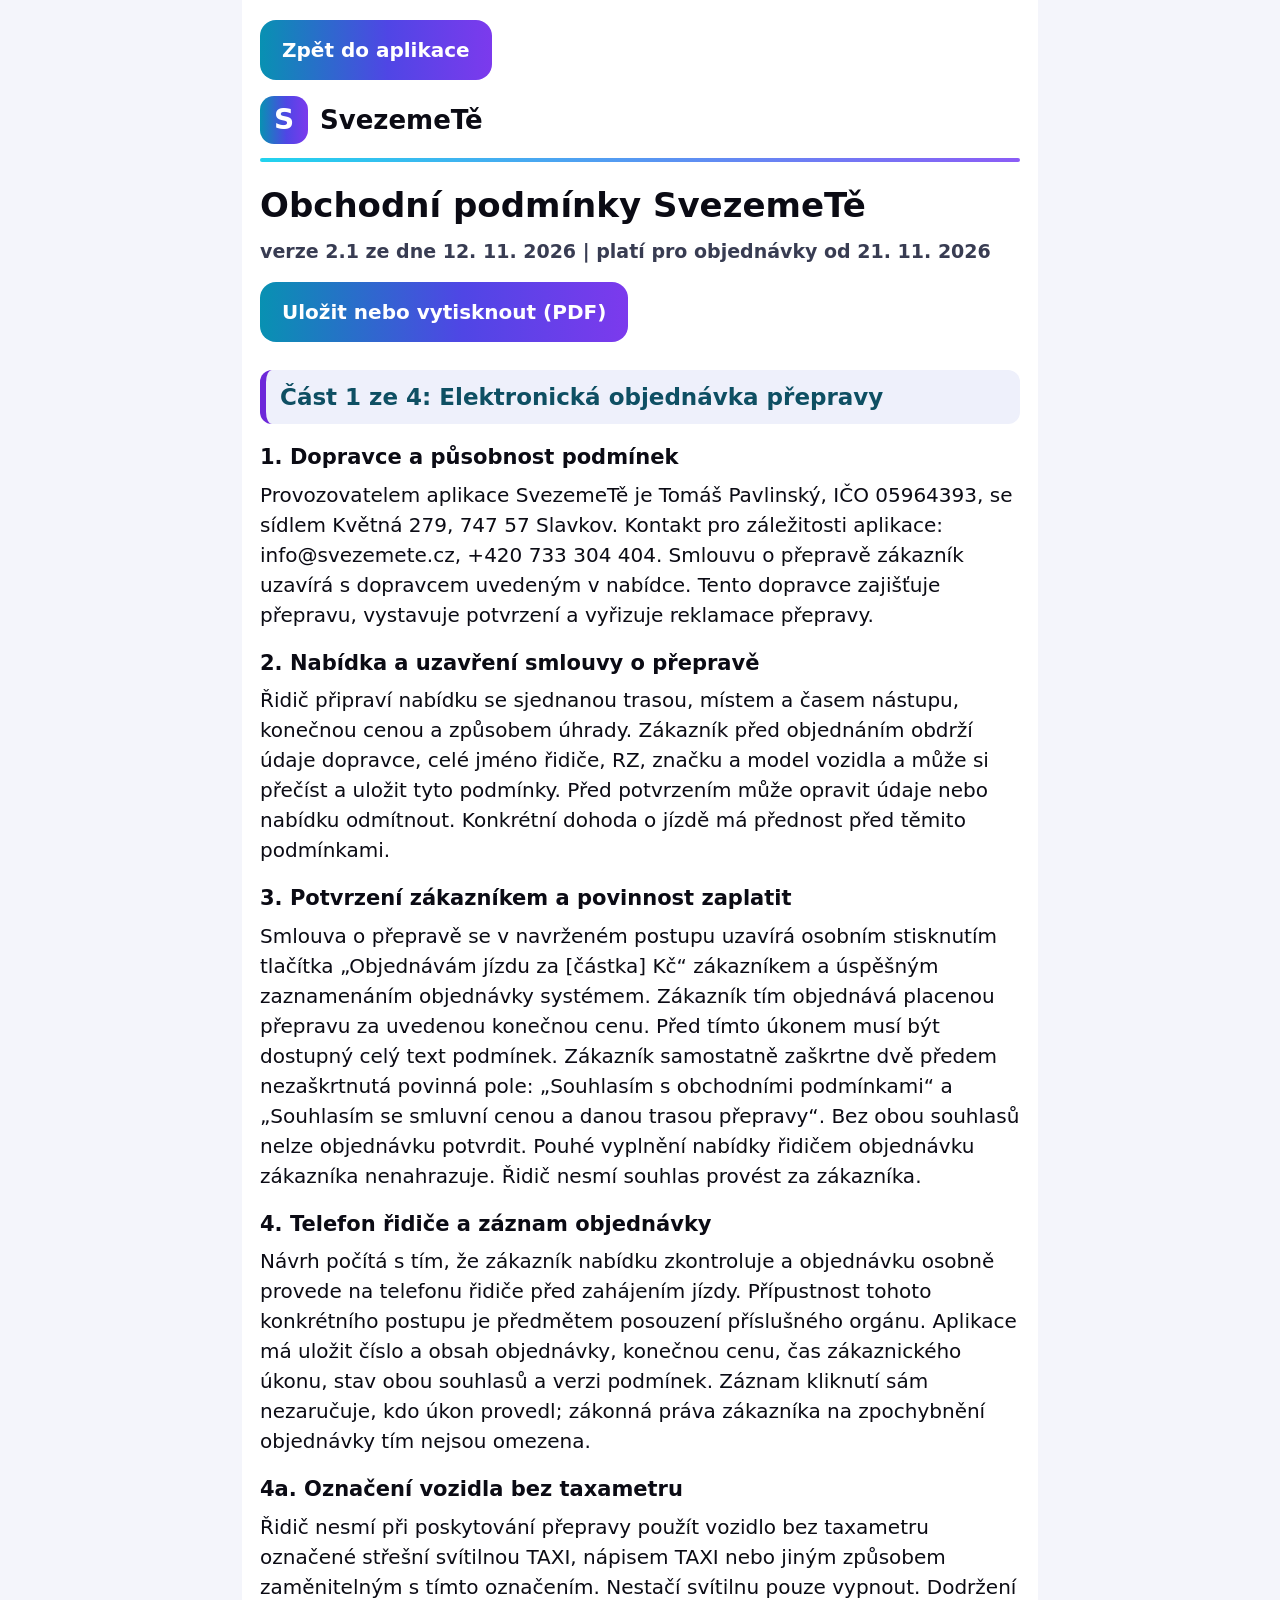
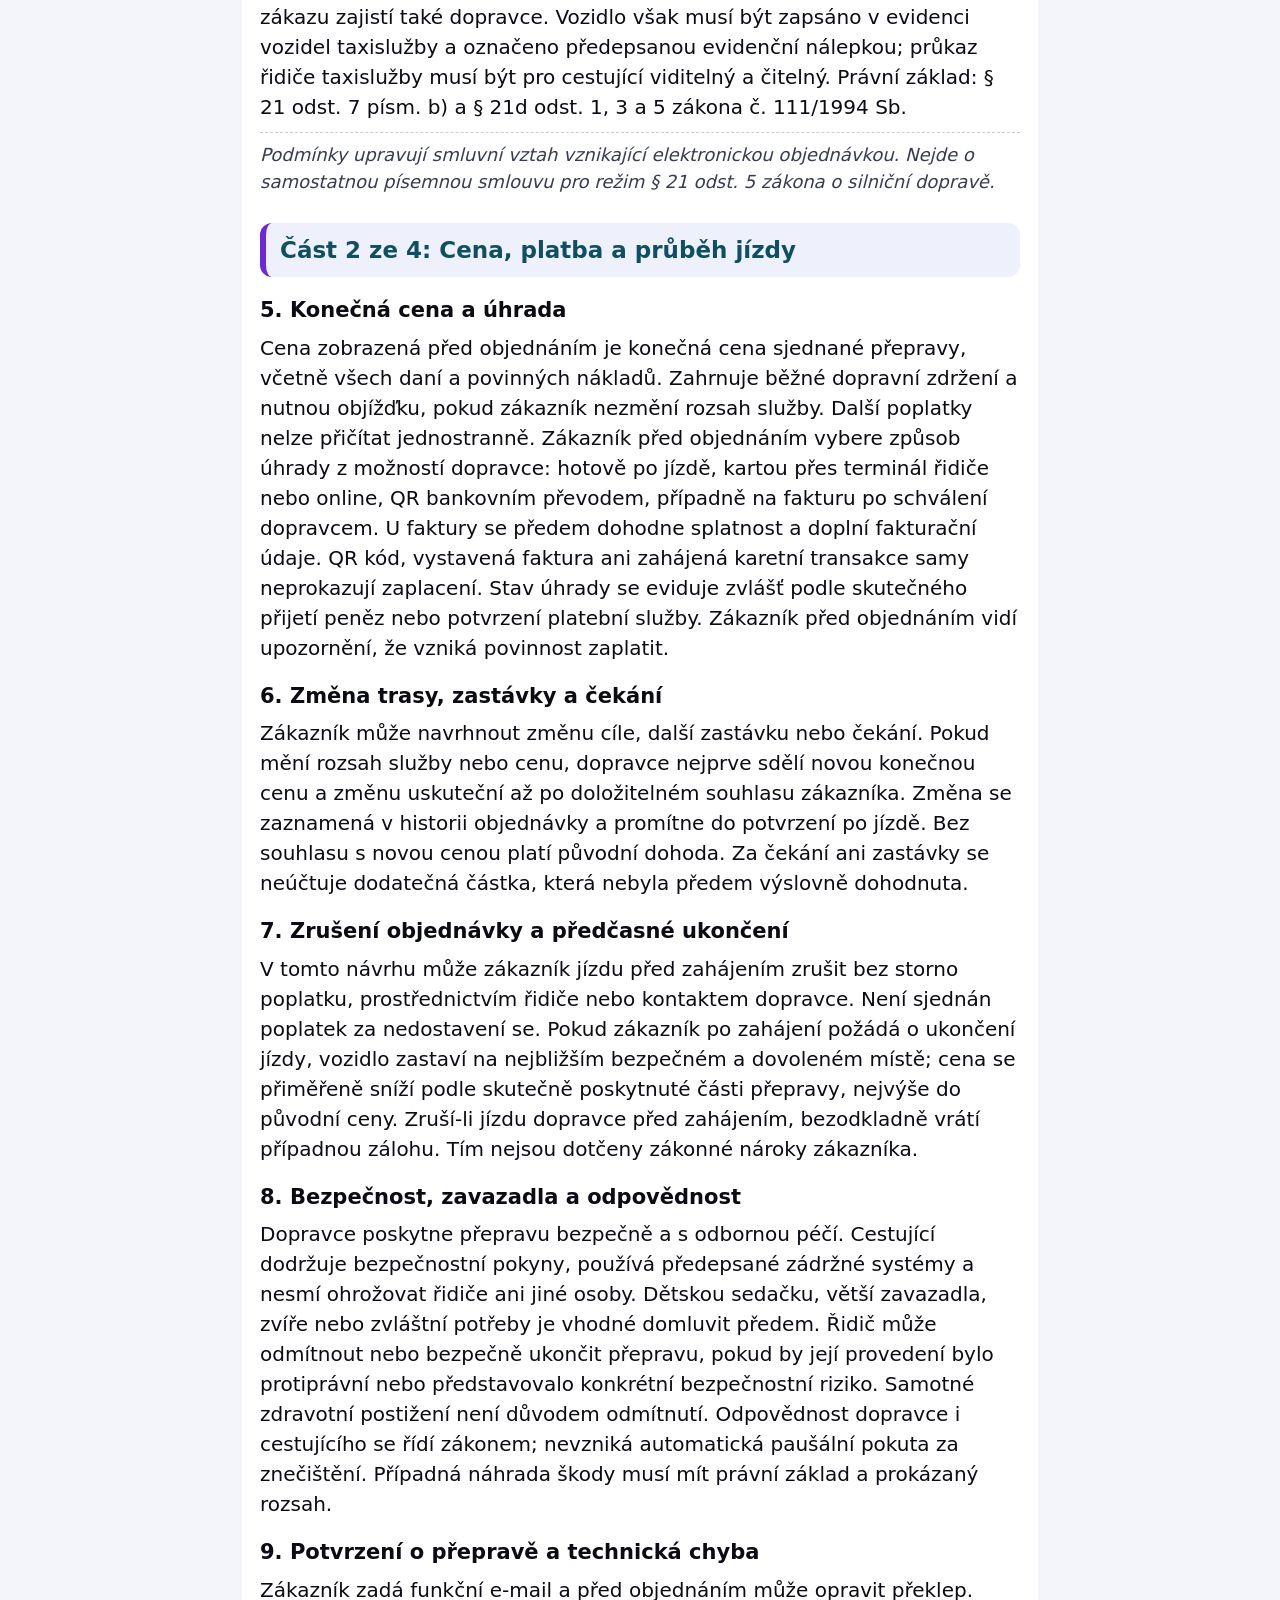
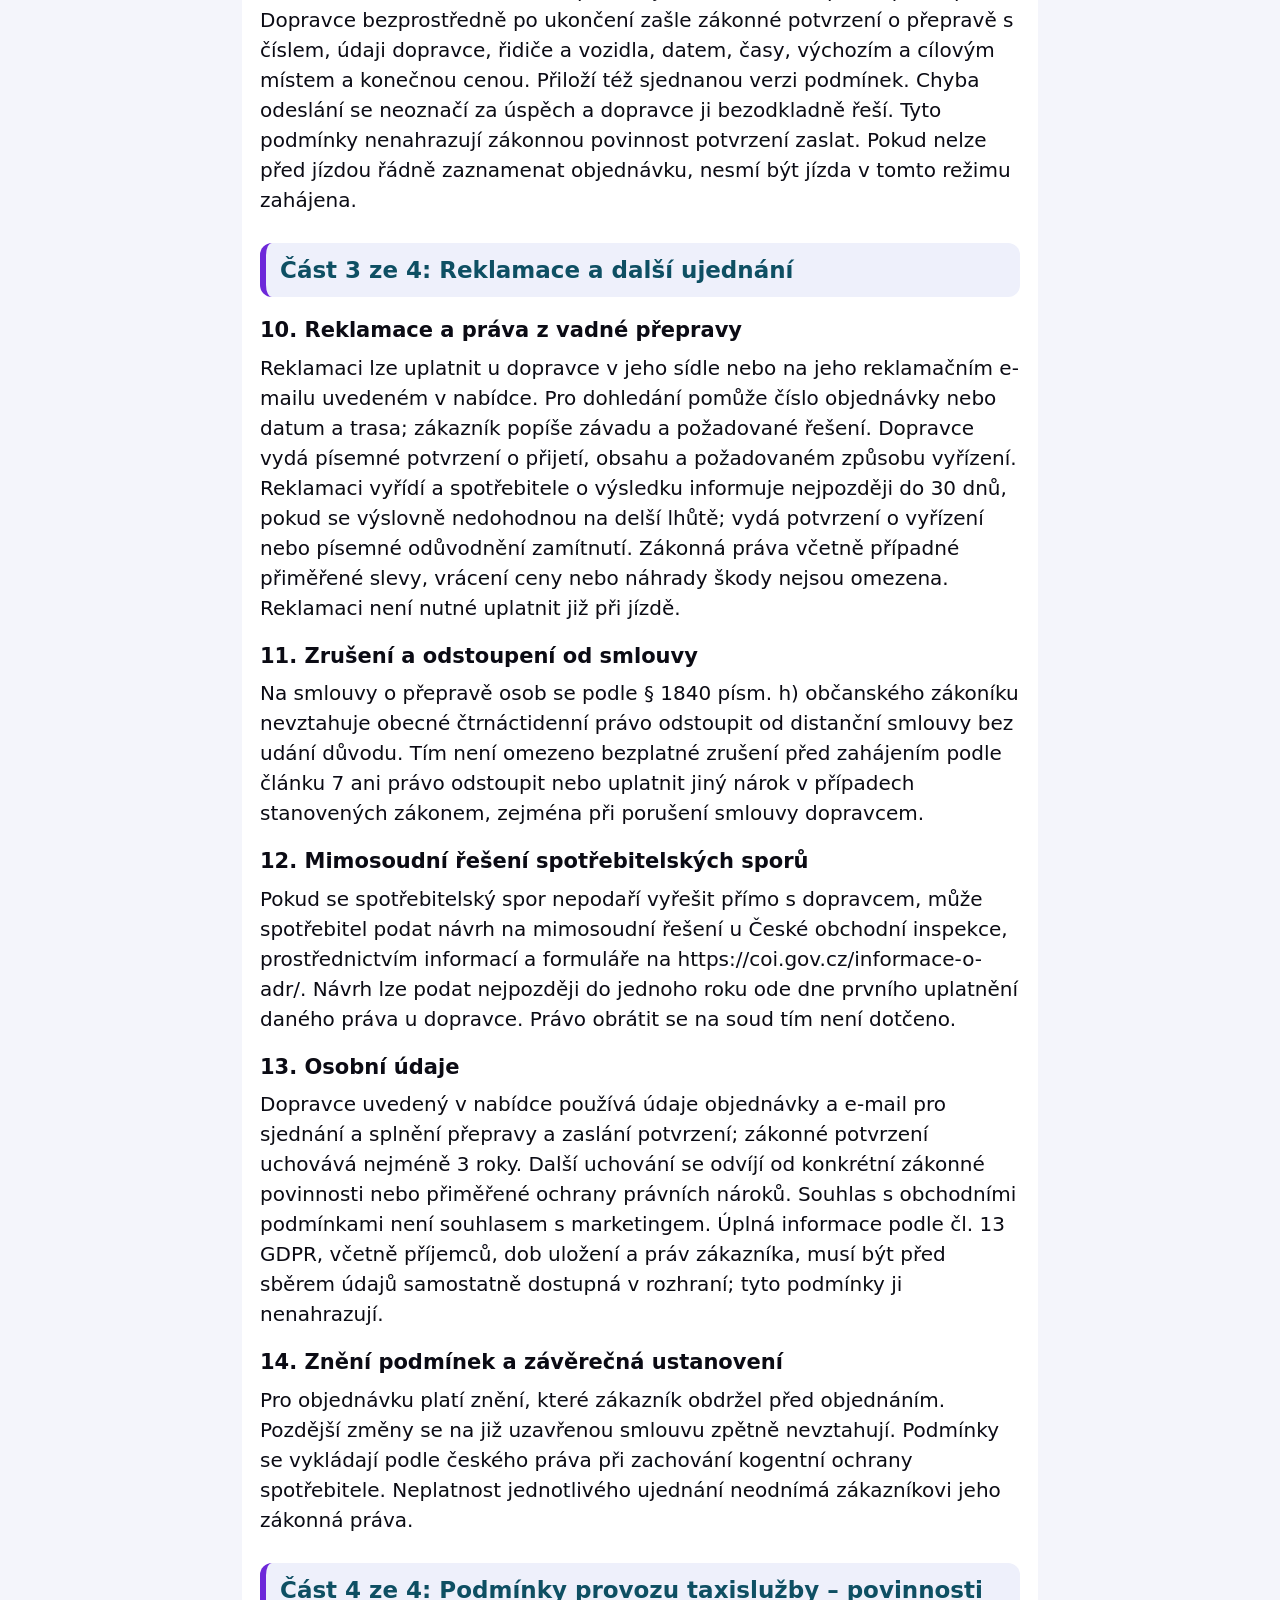
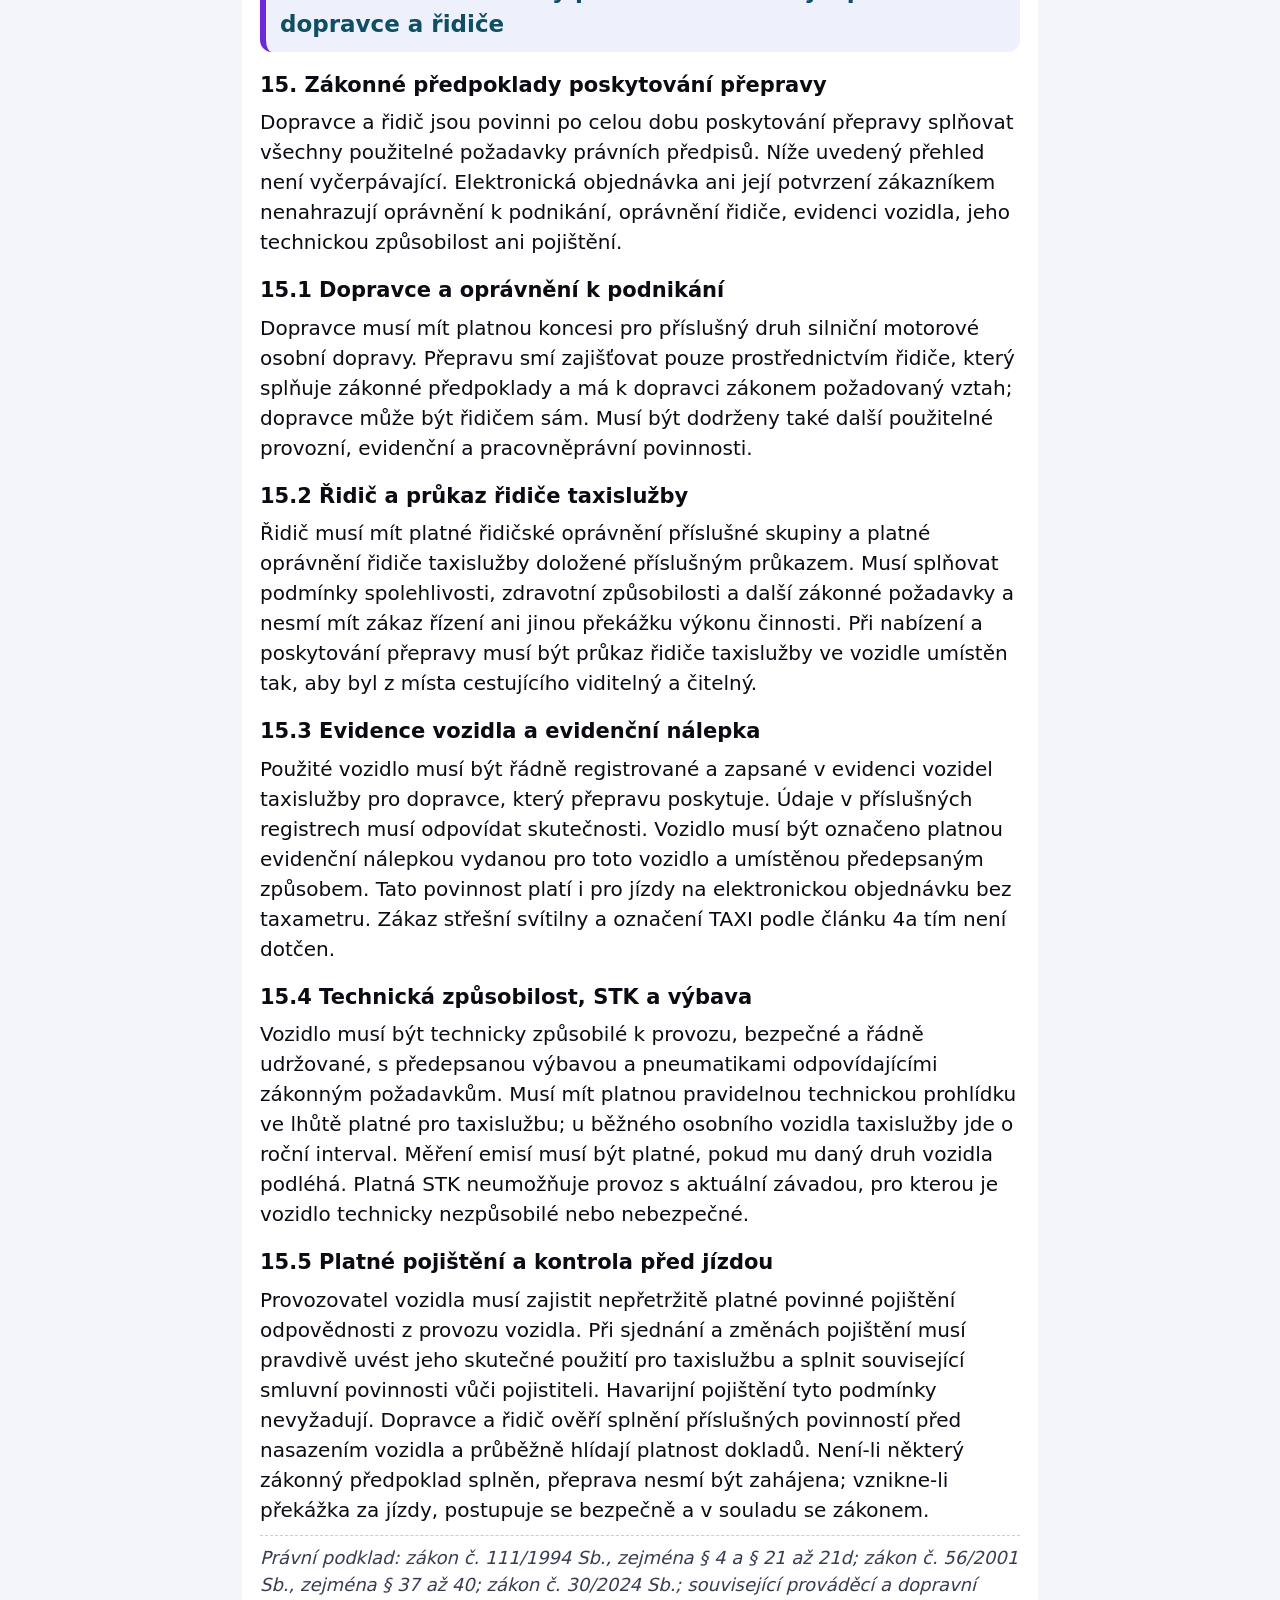
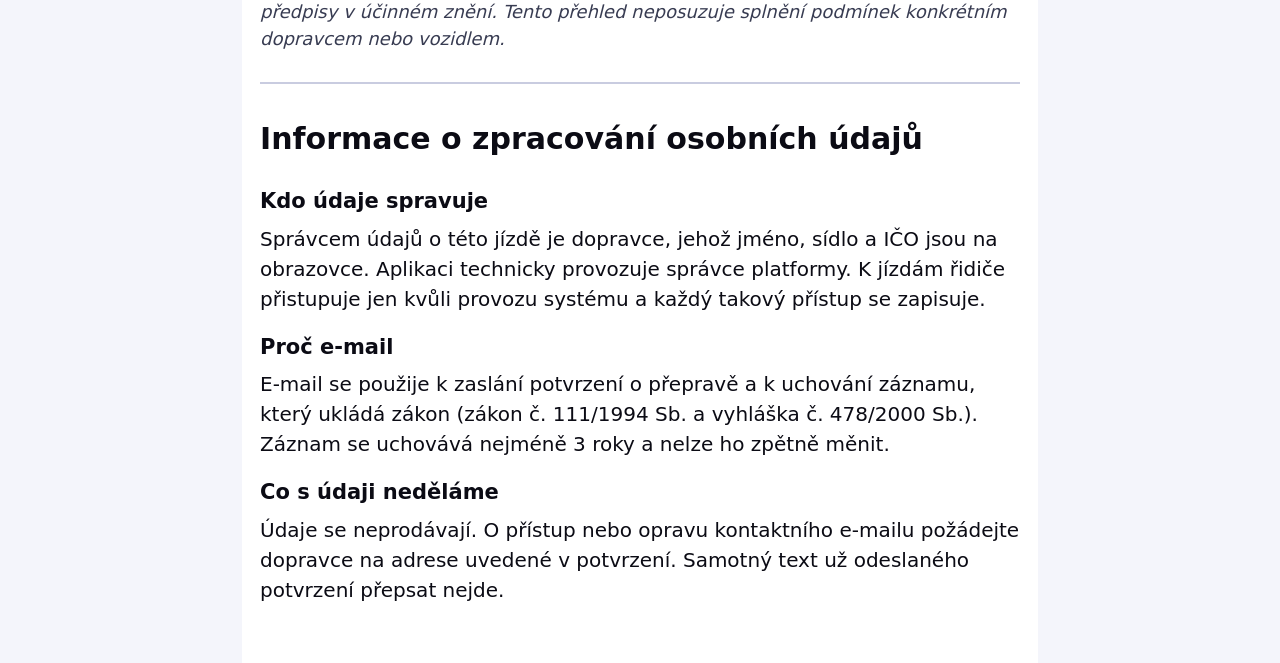
<file: podminky.html>
<!DOCTYPE html>
<html lang="cs">
<head>
  <meta charset="utf-8">
  <meta name="viewport" content="width=device-width, initial-scale=1">
  <meta name="robots" content="noindex">
  <title>Obchodní podmínky SvezemeTě</title>
  <link rel="icon" href="icon-192.png">
  <style>
    body { margin: 0; background: #f4f5fb; color: #0b0b14; font: 20px/1.5 system-ui, -apple-system, "Segoe UI", Roboto, sans-serif; }
    .wrap { max-width: 760px; margin: 0 auto; padding: 20px 18px 48px; background: #fff; min-height: 100vh; }
    .brand { display: flex; align-items: center; gap: 12px; font-weight: 900; font-size: 26px; }
    .mark { width: 48px; height: 48px; border-radius: 14px; display: grid; place-items: center; color: #fff; font-size: 28px;
      background: linear-gradient(90deg, #0891b2 0%, #4f46e5 55%, #7c3aed 100%); }
    .rule { height: 4px; margin: 14px 0 18px; border-radius: 4px; background: linear-gradient(90deg, #22d3ee, #8b5cf6); }
    h1 { font-size: 34px; margin: 0 0 6px; }
    .meta { font-size: 19px; font-weight: 700; color: #383c52; margin: 0 0 16px; }
    .tools { display: flex; flex-wrap: wrap; gap: 10px; margin: 0 0 18px; }
    button { min-height: 60px; padding: 0 22px; border: 0; border-radius: 16px; font: 800 20px system-ui, sans-serif; color: #fff;
      background: linear-gradient(90deg, #0891b2 0%, #4f46e5 55%, #7c3aed 100%); cursor: pointer; }
    .tpart { margin: 28px 0 10px; padding: 10px 14px; border-radius: 12px; background: #eef0fb; border-left: 6px solid #6d28d9; font-size: 23px; color: #0e4f63; }
    h3 { font-size: 21px; margin: 18px 0 6px; }
    p { margin: 0 0 10px; }
    .tnote { font-size: 18px; color: #383c52; font-style: italic; border-top: 1px dashed #c9cce0; padding-top: 8px; }
    .old { padding: 12px 14px; border-radius: 12px; background: #fff3cd; border: 2px solid #fbbf24; font-weight: 700; }
    .privacy { margin-top: 30px; border-top: 2px solid #c9cce0; padding-top: 8px; }
    .backapp { margin: 0 0 16px; }
    .backapp a {
      display: inline-flex; align-items: center; justify-content: center; min-height: 60px; padding: 0 22px;
      border-radius: 16px; font: 800 20px system-ui, sans-serif; color: #fff; text-decoration: none;
      background: linear-gradient(90deg, #0891b2 0%, #4f46e5 55%, #7c3aed 100%);
    }
    @media print { body { background: #fff; font-size: 12pt; } .wrap { max-width: none; padding: 0; } .tools, .backapp { display: none; }
      .tpart { background: none; border-left: 4px solid #000; } }
  </style>
</head>
<body>
  <div class="wrap">
    <p class="backapp"><a href="./">Zpět do aplikace</a></p>
    <div class="brand"><div class="mark" aria-hidden="true">S</div>SvezemeTě</div>
    <div class="rule" aria-hidden="true"></div>
    <h1 id="title">Obchodní podmínky SvezemeTě</h1>
    <p class="meta" id="meta">verze 2.1 ze dne 12. 11. 2026 | platí pro objednávky od 21. 11. 2026</p>
    <div id="old"></div>
    <div class="tools"><button type="button" onclick="window.print()">Uložit nebo vytisknout (PDF)</button></div>
    <div id="terms"><h2 class="tpart">Část 1 ze 4: Elektronická objednávka přepravy</h2><h3>1. Dopravce a působnost podmínek</h3><p>Provozovatelem aplikace SvezemeTě je Tomáš Pavlinský, IČO 05964393, se sídlem Květná 279, 747 57 Slavkov. Kontakt pro záležitosti aplikace: info@svezemete.cz, +420 733 304 404. Smlouvu o přepravě zákazník uzavírá s dopravcem uvedeným v nabídce. Tento dopravce zajišťuje přepravu, vystavuje potvrzení a vyřizuje reklamace přepravy.</p><h3>2. Nabídka a uzavření smlouvy o přepravě</h3><p>Řidič připraví nabídku se sjednanou trasou, místem a časem nástupu, konečnou cenou a způsobem úhrady. Zákazník před objednáním obdrží údaje dopravce, celé jméno řidiče, RZ, značku a model vozidla a může si přečíst a uložit tyto podmínky. Před potvrzením může opravit údaje nebo nabídku odmítnout. Konkrétní dohoda o jízdě má přednost před těmito podmínkami.</p><h3>3. Potvrzení zákazníkem a povinnost zaplatit</h3><p>Smlouva o přepravě se v navrženém postupu uzavírá osobním stisknutím tlačítka „Objednávám jízdu za [částka] Kč“ zákazníkem a úspěšným zaznamenáním objednávky systémem. Zákazník tím objednává placenou přepravu za uvedenou konečnou cenu. Před tímto úkonem musí být dostupný celý text podmínek. Zákazník samostatně zaškrtne dvě předem nezaškrtnutá povinná pole: „Souhlasím s obchodními podmínkami“ a „Souhlasím se smluvní cenou a danou trasou přepravy“. Bez obou souhlasů nelze objednávku potvrdit. Pouhé vyplnění nabídky řidičem objednávku zákazníka nenahrazuje. Řidič nesmí souhlas provést za zákazníka.</p><h3>4. Telefon řidiče a záznam objednávky</h3><p>Návrh počítá s tím, že zákazník nabídku zkontroluje a objednávku osobně provede na telefonu řidiče před zahájením jízdy. Přípustnost tohoto konkrétního postupu je předmětem posouzení příslušného orgánu. Aplikace má uložit číslo a obsah objednávky, konečnou cenu, čas zákaznického úkonu, stav obou souhlasů a verzi podmínek. Záznam kliknutí sám nezaručuje, kdo úkon provedl; zákonná práva zákazníka na zpochybnění objednávky tím nejsou omezena.</p><h3>4a. Označení vozidla bez taxametru</h3><p>Řidič nesmí při poskytování přepravy použít vozidlo bez taxametru označené střešní svítilnou TAXI, nápisem TAXI nebo jiným způsobem zaměnitelným s tímto označením. Nestačí svítilnu pouze vypnout. Dodržení zákazu zajistí také dopravce. Vozidlo však musí být zapsáno v evidenci vozidel taxislužby a označeno předepsanou evidenční nálepkou; průkaz řidiče taxislužby musí být pro cestující viditelný a čitelný. Právní základ: § 21 odst. 7 písm. b) a § 21d odst. 1, 3 a 5 zákona č. 111/1994 Sb.</p><p class="tnote">Podmínky upravují smluvní vztah vznikající elektronickou objednávkou. Nejde o samostatnou písemnou smlouvu pro režim § 21 odst. 5 zákona o silniční dopravě.</p><h2 class="tpart">Část 2 ze 4: Cena, platba a průběh jízdy</h2><h3>5. Konečná cena a úhrada</h3><p>Cena zobrazená před objednáním je konečná cena sjednané přepravy, včetně všech daní a povinných nákladů. Zahrnuje běžné dopravní zdržení a nutnou objížďku, pokud zákazník nezmění rozsah služby. Další poplatky nelze přičítat jednostranně. Zákazník před objednáním vybere způsob úhrady z možností dopravce: hotově po jízdě, kartou přes terminál řidiče nebo online, QR bankovním převodem, případně na fakturu po schválení dopravcem. U faktury se předem dohodne splatnost a doplní fakturační údaje. QR kód, vystavená faktura ani zahájená karetní transakce samy neprokazují zaplacení. Stav úhrady se eviduje zvlášť podle skutečného přijetí peněz nebo potvrzení platební služby. Zákazník před objednáním vidí upozornění, že vzniká povinnost zaplatit.</p><h3>6. Změna trasy, zastávky a čekání</h3><p>Zákazník může navrhnout změnu cíle, další zastávku nebo čekání. Pokud mění rozsah služby nebo cenu, dopravce nejprve sdělí novou konečnou cenu a změnu uskuteční až po doložitelném souhlasu zákazníka. Změna se zaznamená v historii objednávky a promítne do potvrzení po jízdě. Bez souhlasu s novou cenou platí původní dohoda. Za čekání ani zastávky se neúčtuje dodatečná částka, která nebyla předem výslovně dohodnuta.</p><h3>7. Zrušení objednávky a předčasné ukončení</h3><p>V tomto návrhu může zákazník jízdu před zahájením zrušit bez storno poplatku, prostřednictvím řidiče nebo kontaktem dopravce. Není sjednán poplatek za nedostavení se. Pokud zákazník po zahájení požádá o ukončení jízdy, vozidlo zastaví na nejbližším bezpečném a dovoleném místě; cena se přiměřeně sníží podle skutečně poskytnuté části přepravy, nejvýše do původní ceny. Zruší-li jízdu dopravce před zahájením, bezodkladně vrátí případnou zálohu. Tím nejsou dotčeny zákonné nároky zákazníka.</p><h3>8. Bezpečnost, zavazadla a odpovědnost</h3><p>Dopravce poskytne přepravu bezpečně a s odbornou péčí. Cestující dodržuje bezpečnostní pokyny, používá předepsané zádržné systémy a nesmí ohrožovat řidiče ani jiné osoby. Dětskou sedačku, větší zavazadla, zvíře nebo zvláštní potřeby je vhodné domluvit předem. Řidič může odmítnout nebo bezpečně ukončit přepravu, pokud by její provedení bylo protiprávní nebo představovalo konkrétní bezpečnostní riziko. Samotné zdravotní postižení není důvodem odmítnutí. Odpovědnost dopravce i cestujícího se řídí zákonem; nevzniká automatická paušální pokuta za znečištění. Případná náhrada škody musí mít právní základ a prokázaný rozsah.</p><h3>9. Potvrzení o přepravě a technická chyba</h3><p>Zákazník zadá funkční e-mail a před objednáním může opravit překlep. Dopravce bezprostředně po ukončení zašle zákonné potvrzení o přepravě s číslem, údaji dopravce, řidiče a vozidla, datem, časy, výchozím a cílovým místem a konečnou cenou. Přiloží též sjednanou verzi podmínek. Chyba odeslání se neoznačí za úspěch a dopravce ji bezodkladně řeší. Tyto podmínky nenahrazují zákonnou povinnost potvrzení zaslat. Pokud nelze před jízdou řádně zaznamenat objednávku, nesmí být jízda v tomto režimu zahájena.</p><h2 class="tpart">Část 3 ze 4: Reklamace a další ujednání</h2><h3>10. Reklamace a práva z vadné přepravy</h3><p>Reklamaci lze uplatnit u dopravce v jeho sídle nebo na jeho reklamačním e-mailu uvedeném v nabídce. Pro dohledání pomůže číslo objednávky nebo datum a trasa; zákazník popíše závadu a požadované řešení. Dopravce vydá písemné potvrzení o přijetí, obsahu a požadovaném způsobu vyřízení. Reklamaci vyřídí a spotřebitele o výsledku informuje nejpozději do 30 dnů, pokud se výslovně nedohodnou na delší lhůtě; vydá potvrzení o vyřízení nebo písemné odůvodnění zamítnutí. Zákonná práva včetně případné přiměřené slevy, vrácení ceny nebo náhrady škody nejsou omezena. Reklamaci není nutné uplatnit již při jízdě.</p><h3>11. Zrušení a odstoupení od smlouvy</h3><p>Na smlouvy o přepravě osob se podle § 1840 písm. h) občanského zákoníku nevztahuje obecné čtrnáctidenní právo odstoupit od distanční smlouvy bez udání důvodu. Tím není omezeno bezplatné zrušení před zahájením podle článku 7 ani právo odstoupit nebo uplatnit jiný nárok v případech stanovených zákonem, zejména při porušení smlouvy dopravcem.</p><h3>12. Mimosoudní řešení spotřebitelských sporů</h3><p>Pokud se spotřebitelský spor nepodaří vyřešit přímo s dopravcem, může spotřebitel podat návrh na mimosoudní řešení u České obchodní inspekce, prostřednictvím informací a formuláře na https://coi.gov.cz/informace-o-adr/. Návrh lze podat nejpozději do jednoho roku ode dne prvního uplatnění daného práva u dopravce. Právo obrátit se na soud tím není dotčeno.</p><h3>13. Osobní údaje</h3><p>Dopravce uvedený v nabídce používá údaje objednávky a e-mail pro sjednání a splnění přepravy a zaslání potvrzení; zákonné potvrzení uchovává nejméně 3 roky. Další uchování se odvíjí od konkrétní zákonné povinnosti nebo přiměřené ochrany právních nároků. Souhlas s obchodními podmínkami není souhlasem s marketingem. Úplná informace podle čl. 13 GDPR, včetně příjemců, dob uložení a práv zákazníka, musí být před sběrem údajů samostatně dostupná v rozhraní; tyto podmínky ji nenahrazují.</p><h3>14. Znění podmínek a závěrečná ustanovení</h3><p>Pro objednávku platí znění, které zákazník obdržel před objednáním. Pozdější změny se na již uzavřenou smlouvu zpětně nevztahují. Podmínky se vykládají podle českého práva při zachování kogentní ochrany spotřebitele. Neplatnost jednotlivého ujednání neodnímá zákazníkovi jeho zákonná práva.</p><h2 class="tpart">Část 4 ze 4: Podmínky provozu taxislužby – povinnosti dopravce a řidiče</h2><h3>15. Zákonné předpoklady poskytování přepravy</h3><p>Dopravce a řidič jsou povinni po celou dobu poskytování přepravy splňovat všechny použitelné požadavky právních předpisů. Níže uvedený přehled není vyčerpávající. Elektronická objednávka ani její potvrzení zákazníkem nenahrazují oprávnění k podnikání, oprávnění řidiče, evidenci vozidla, jeho technickou způsobilost ani pojištění.</p><h3>15.1 Dopravce a oprávnění k podnikání</h3><p>Dopravce musí mít platnou koncesi pro příslušný druh silniční motorové osobní dopravy. Přepravu smí zajišťovat pouze prostřednictvím řidiče, který splňuje zákonné předpoklady a má k dopravci zákonem požadovaný vztah; dopravce může být řidičem sám. Musí být dodrženy také další použitelné provozní, evidenční a pracovněprávní povinnosti.</p><h3>15.2 Řidič a průkaz řidiče taxislužby</h3><p>Řidič musí mít platné řidičské oprávnění příslušné skupiny a platné oprávnění řidiče taxislužby doložené příslušným průkazem. Musí splňovat podmínky spolehlivosti, zdravotní způsobilosti a další zákonné požadavky a nesmí mít zákaz řízení ani jinou překážku výkonu činnosti. Při nabízení a poskytování přepravy musí být průkaz řidiče taxislužby ve vozidle umístěn tak, aby byl z místa cestujícího viditelný a čitelný.</p><h3>15.3 Evidence vozidla a evidenční nálepka</h3><p>Použité vozidlo musí být řádně registrované a zapsané v evidenci vozidel taxislužby pro dopravce, který přepravu poskytuje. Údaje v příslušných registrech musí odpovídat skutečnosti. Vozidlo musí být označeno platnou evidenční nálepkou vydanou pro toto vozidlo a umístěnou předepsaným způsobem. Tato povinnost platí i pro jízdy na elektronickou objednávku bez taxametru. Zákaz střešní svítilny a označení TAXI podle článku 4a tím není dotčen.</p><h3>15.4 Technická způsobilost, STK a výbava</h3><p>Vozidlo musí být technicky způsobilé k provozu, bezpečné a řádně udržované, s předepsanou výbavou a pneumatikami odpovídajícími zákonným požadavkům. Musí mít platnou pravidelnou technickou prohlídku ve lhůtě platné pro taxislužbu; u běžného osobního vozidla taxislužby jde o roční interval. Měření emisí musí být platné, pokud mu daný druh vozidla podléhá. Platná STK neumožňuje provoz s aktuální závadou, pro kterou je vozidlo technicky nezpůsobilé nebo nebezpečné.</p><h3>15.5 Platné pojištění a kontrola před jízdou</h3><p>Provozovatel vozidla musí zajistit nepřetržitě platné povinné pojištění odpovědnosti z provozu vozidla. Při sjednání a změnách pojištění musí pravdivě uvést jeho skutečné použití pro taxislužbu a splnit související smluvní povinnosti vůči pojistiteli. Havarijní pojištění tyto podmínky nevyžadují. Dopravce a řidič ověří splnění příslušných povinností před nasazením vozidla a průběžně hlídají platnost dokladů. Není-li některý zákonný předpoklad splněn, přeprava nesmí být zahájena; vznikne-li překážka za jízdy, postupuje se bezpečně a v souladu se zákonem.</p><p class="tnote">Právní podklad: zákon č. 111/1994 Sb., zejména § 4 a § 21 až 21d; zákon č. 56/2001 Sb., zejména § 37 až 40; zákon č. 30/2024 Sb.; související prováděcí a dopravní předpisy v účinném znění. Tento přehled neposuzuje splnění podmínek konkrétním dopravcem nebo vozidlem.</p></div>
    <div class="privacy">
      <h2>Informace o zpracování osobních údajů</h2>
      <h3>Kdo údaje spravuje</h3><p>Správcem údajů o této jízdě je dopravce, jehož jméno, sídlo a IČO jsou na obrazovce. Aplikaci technicky provozuje správce platformy. K jízdám řidiče přistupuje jen kvůli provozu systému a každý takový přístup se zapisuje.</p><h3>Proč e-mail</h3><p>E-mail se použije k zaslání potvrzení o přepravě a k uchování záznamu, který ukládá zákon (zákon č. 111/1994 Sb. a vyhláška č. 478/2000 Sb.). Záznam se uchovává nejméně 3 roky a nelze ho zpětně měnit.</p><h3>Co s údaji neděláme</h3><p>Údaje se neprodávají. O přístup nebo opravu kontaktního e-mailu požádejte dopravce na adrese uvedené v potvrzení. Samotný text už odeslaného potvrzení přepsat nejde.</p>
    </div>
  </div>
  <script type="module">
    // ?v=<verze> zobrazí starší znění, se kterým zákazník souhlasil (odkaz z potvrzení o přepravě).
    import { TERMS_VERSION, TERMS_VERSIONS, termsHtml } from "./js/terms.js";
    const esc = (s) => String(s ?? "").replace(/[&<>"]/g, (c) => ({ "&": "&amp;", "<": "&lt;", ">": "&gt;", '"': "&quot;" }[c]));
    const v = new URLSearchParams(location.search).get("v");
    const t = v && TERMS_VERSIONS[v];
    if (t && v !== TERMS_VERSION) {
      document.getElementById("title").textContent = t.title;
      document.getElementById("meta").textContent = t.label + " | platila pro objednávky od " + t.validFrom;
      document.getElementById("terms").innerHTML = termsHtml(t.body, esc);
      document.getElementById("old").innerHTML = '<p class="old">Toto je starší znění podmínek, se kterým zákazník souhlasil při objednání. Aktuální znění je ' + esc(TERMS_VERSIONS[TERMS_VERSION].label) + '.</p>';
      document.title = t.title + " – " + t.label;
    }
  </script>
</body>
</html>
</file>
